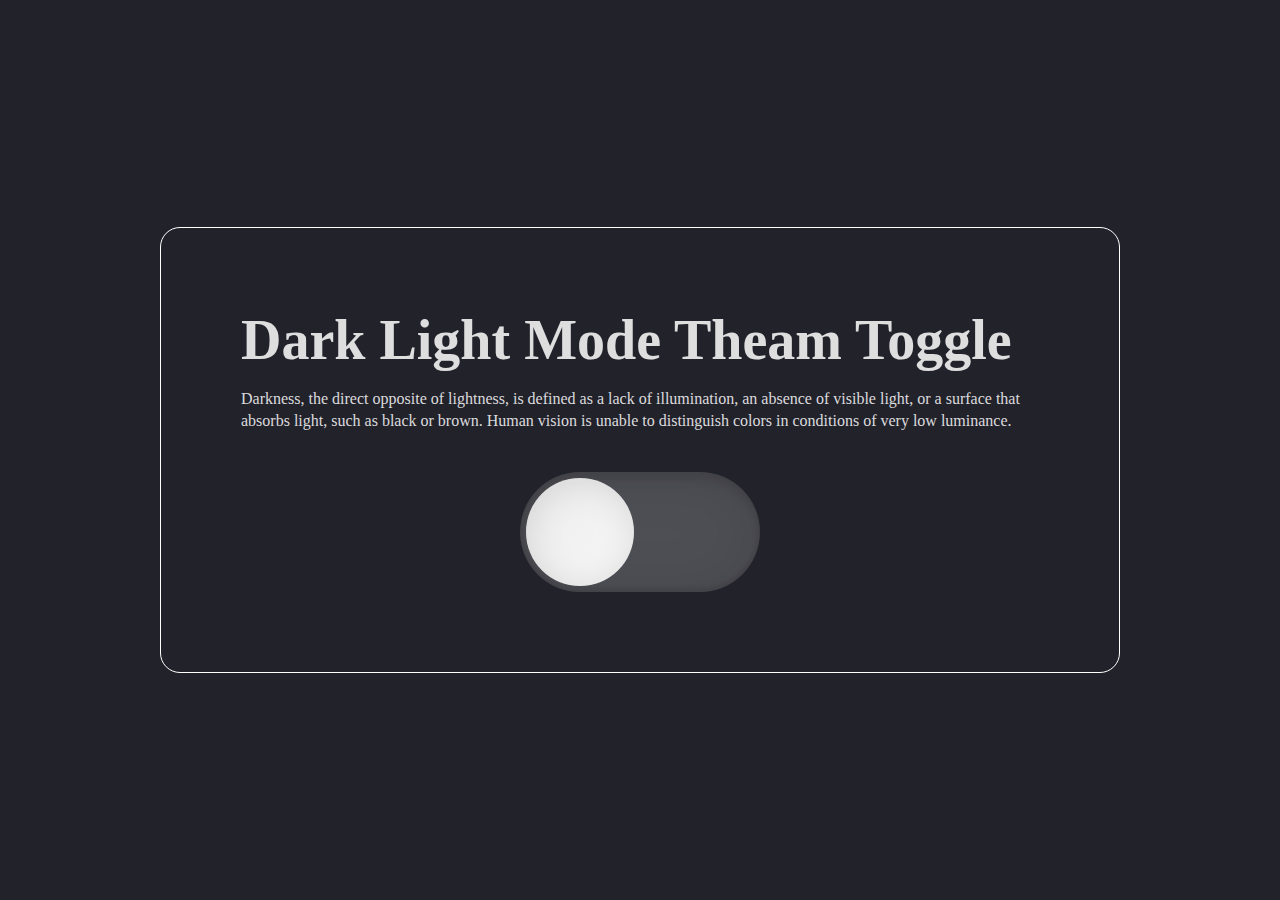
<file: Drak/index.html>
<!DOCTYPE html>
<html lang="en">
<head>
    <meta charset="UTF-8">
    <meta http-equiv="X-UA-Compatible" content="IE=edge">
    <meta name="viewport" content="width=device-width, initial-scale=1.0">
    <link rel="stylesheet" href="style.css">
    <title>Dark/light</title>
</head>
<body>
    <div class="con">
        <h1>Dark Light Mode Theam Toggle</h1>
        <p>Darkness, the direct opposite of lightness, is defined as a lack of illumination, an absence of visible light, or a surface that absorbs light, such as black or brown. Human vision is unable to distinguish colors in conditions of very low luminance. </p>
         <div class="tuggle">
        <div class="ind"></div>
       </div>
       </div>
    </body>
    <script src="script.js"></script>
</html>
</file>
<file: Drak/style.css>
*,
    *::before,
    *::after{
      margin: 0;  
      padding: 0;
      box-sizing: border-box;
    }
    body{
        font-family: "Open sans", sens-serif;
        min-height: 100vh;
        display: flex;
        justify-content: center;
        align-items: center;
        background-color: rgb(34, 34, 43);
        color: hsl(0  100% 100% /85%);
        transition: 0.6s ease;
    }
    body.light {
        background-color: rgba(235, 240, 249, 0.85);
        color: rgb(34, 34, 43);
    }
    .con{
        width: 960px;
        padding: 80px;
        border: 1px solid white;
        border-radius: 20px;
    }
    .con.active{
        border: 1px solid rgb(34, 34, 43);
    }
    h1{
        font-size: 56px;
        font-weight: 800;
        margin-bottom: 16px;
    }
    p{
        font-size: 16px;
        line-height: 1.4;
        margin-bottom: 40px;
    }
    .tuggle{
        width: 240px;
        height: 120px;
        border-radius: 1000px;
        background-color: hsl(0  100% 100% / 0.2);
        margin: 0 auto;
        cursor: pointer;
        position: relative;
        box-shadow: inset 0 2px 60px rgb(0 0 0 / 10%), inset 0 8px 8px rgb(0 0 0 / 10%), inset 0 -4px 4px rgb(0 0 0 / 10%);    }
    .tuggle.active {
        background-color: white;
        box-shadow: inset 0 2px 60px rgb(0 0 0 / 10%), inset 0 2px 8px rgb(0 0 0 / 10%), inset 0 -4px 10px rgb(0 0 0 / 10%);
    }
    .ind{
        position: absolute;
        top: 0;
        left: 0;
        width: 120px;
        height: 120px;
        border-radius: 50%;
        background: linear-gradient(to bottom right, #eaeaea 0%, #f9f9f9 100%);
        box-shadow: inset 0 2px 40px rgb(0 0 0 / 10%), inset 0 4px 10px rgb(250 250 250 / 10%), inset 0 -4px 10px rgb(250 250 250 / 10%);
        scale: 0.9;
        transition: 0.5s ease;
           }
    .tuggle.active .ind{
        left: 120px;
        background: linear-gradient(to bottom right, #eaeaea 0%, #f9f9f9 100%);
        box-shadow: inset 0 8px 20px rgb(0 0 0 / 10%), inset 0 2px 10px rgb(0 0 0 / 10%), inset 0 -2px 10px rgb(0 0 0 / 10%);
 
    }
</file>
